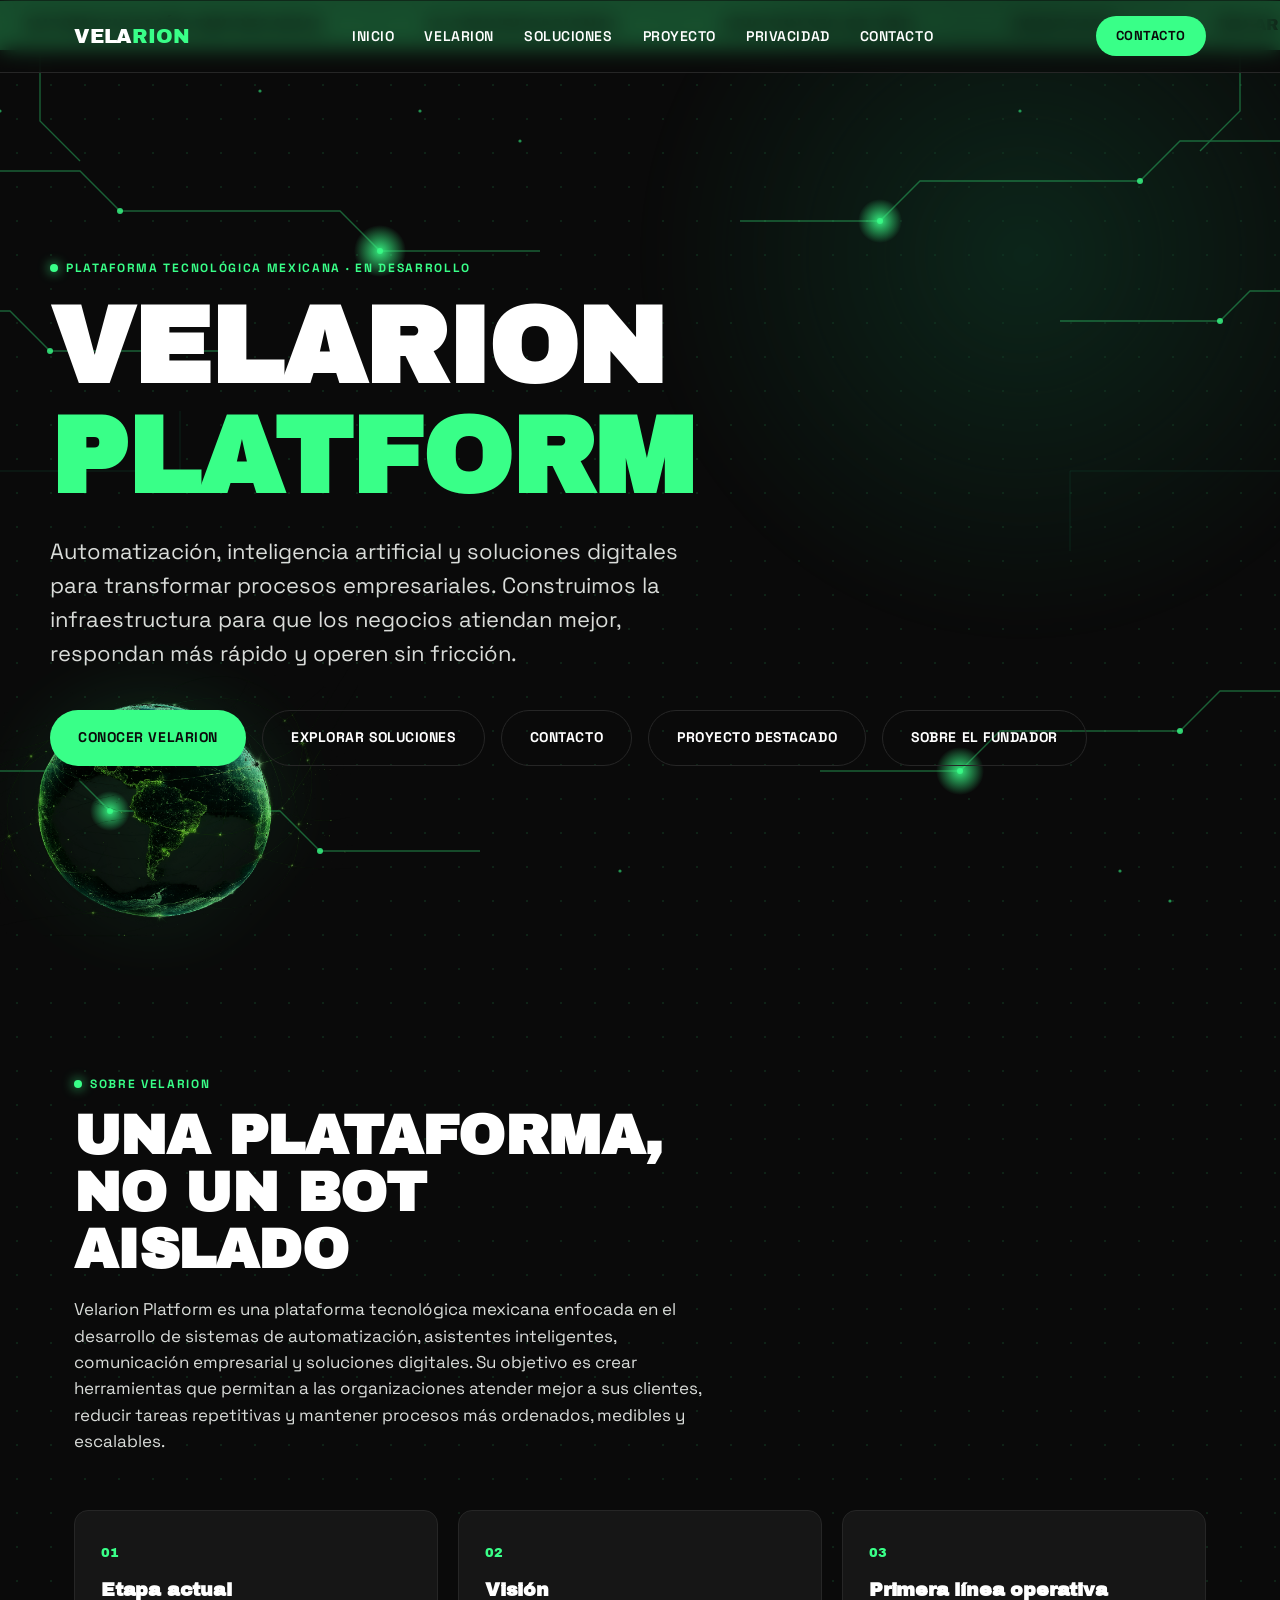
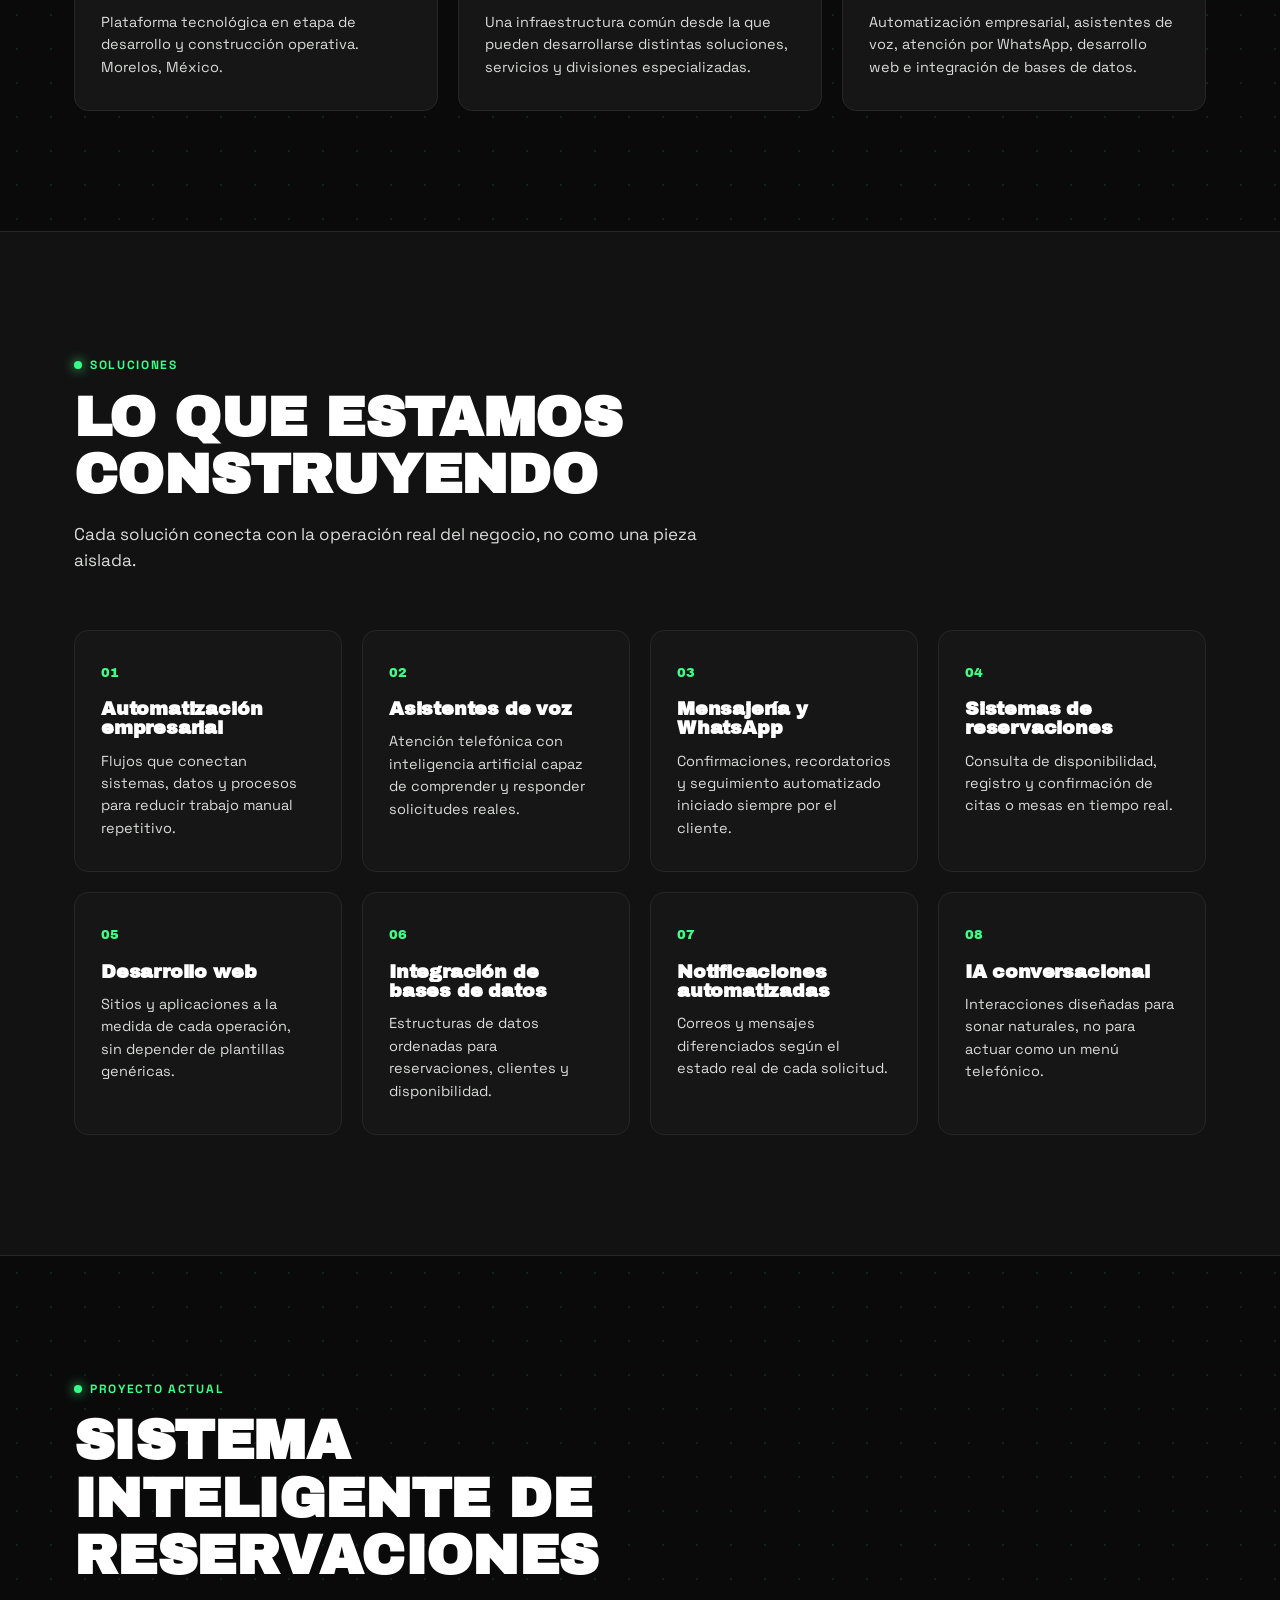
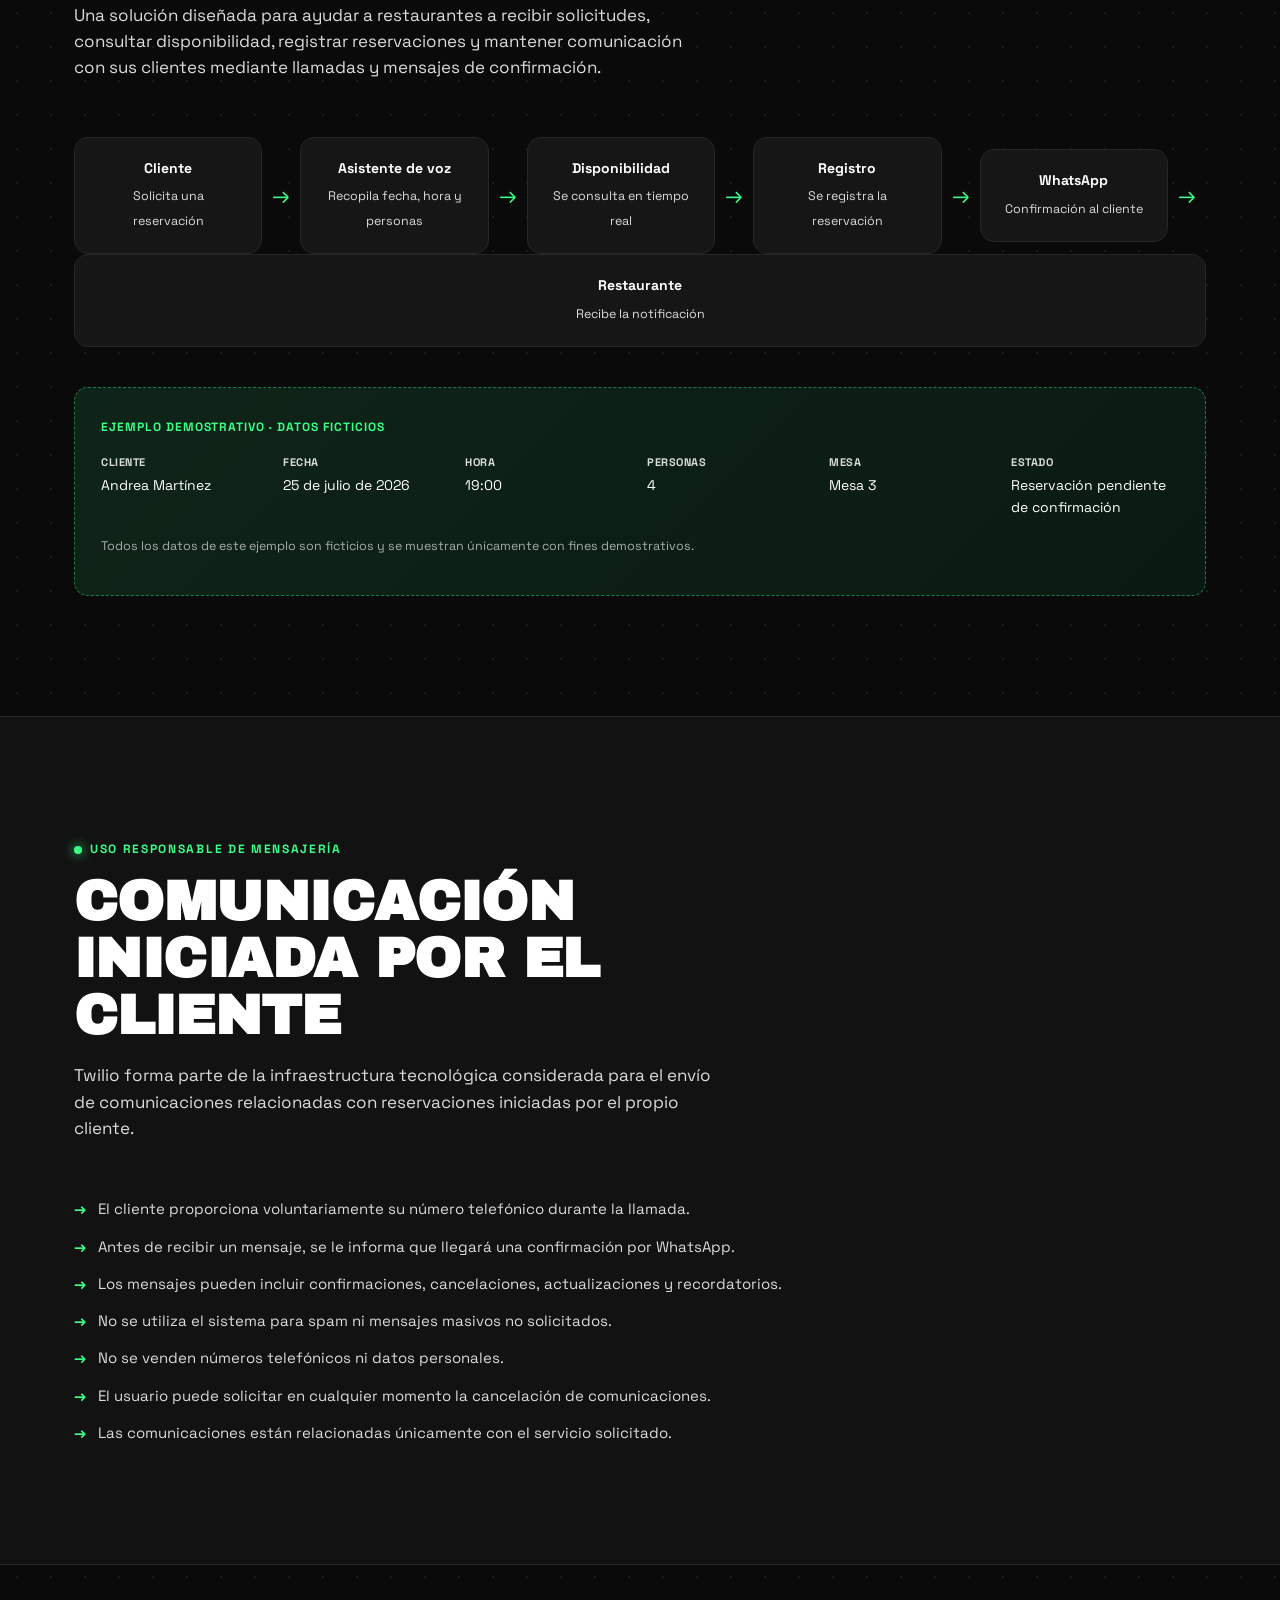
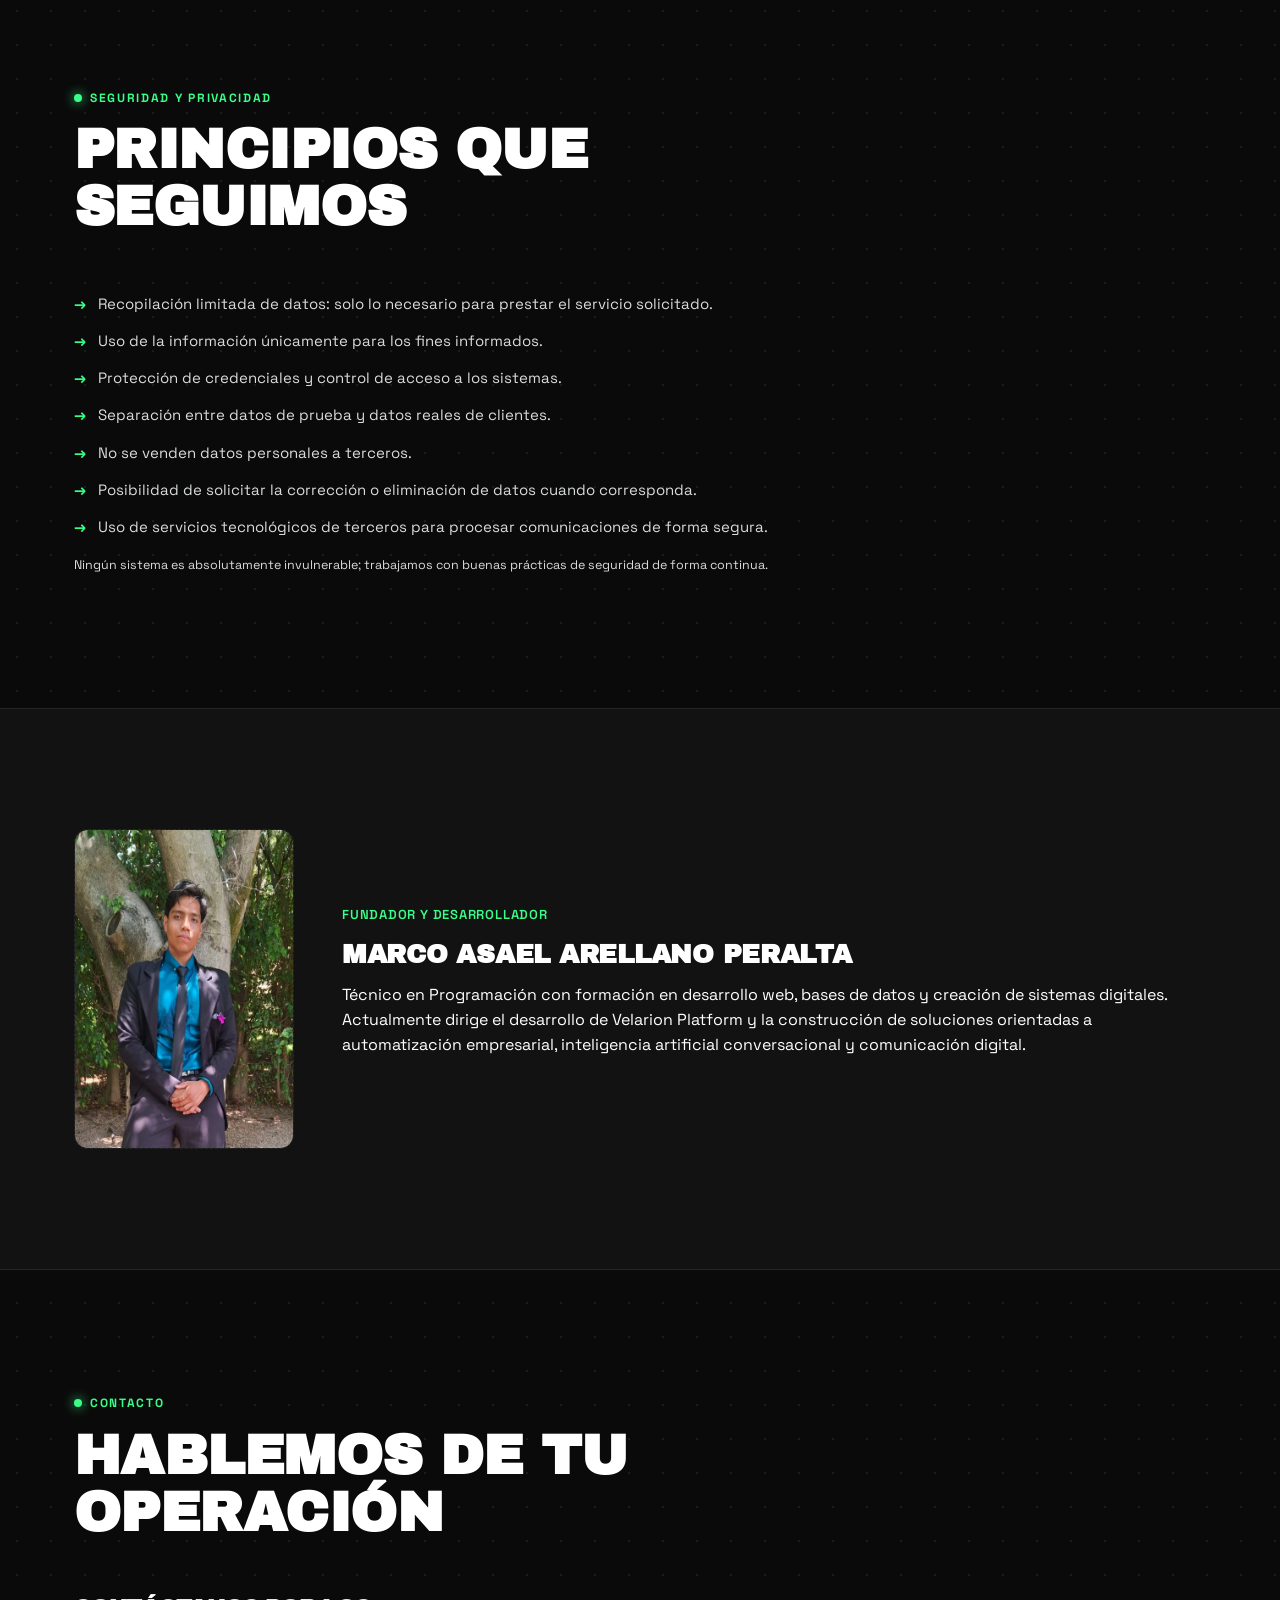
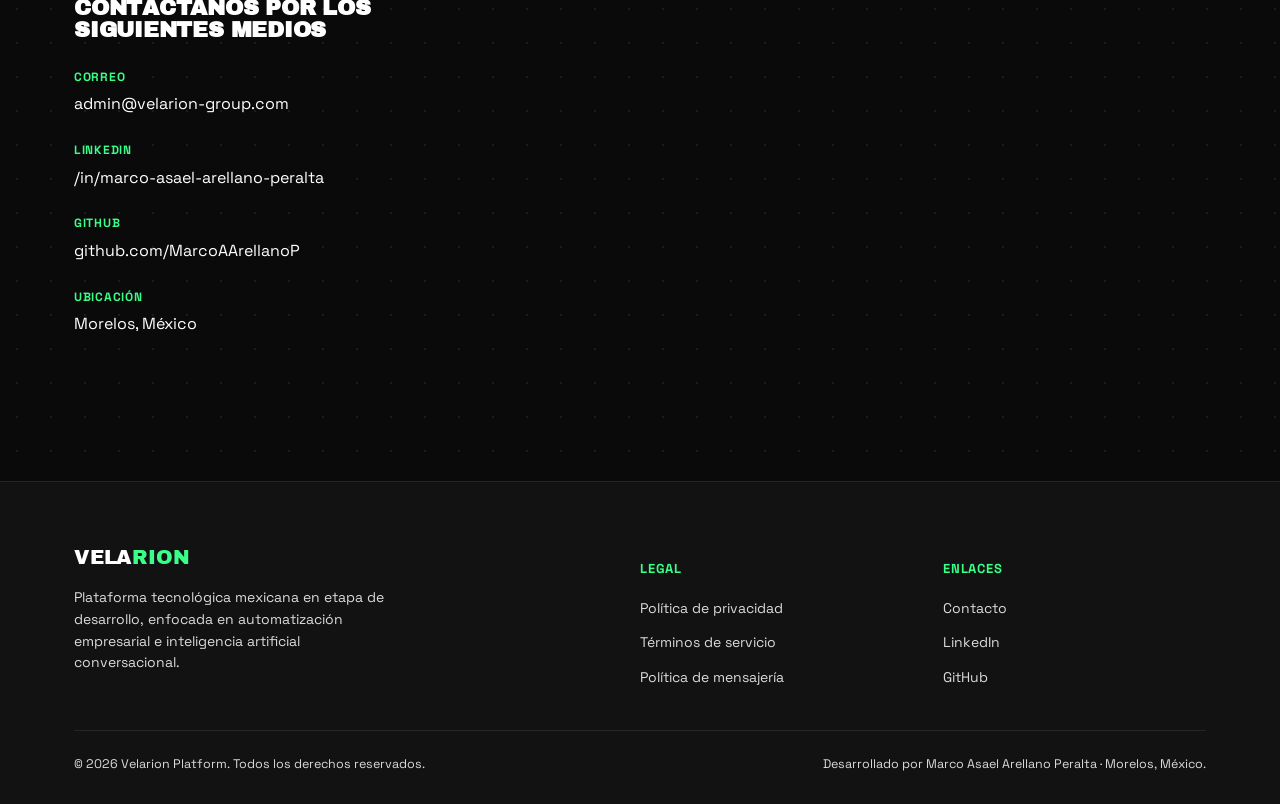
<file: index.html>
<!DOCTYPE html>
<html lang="es">
<head>
<meta charset="UTF-8">
<meta name="viewport" content="width=device-width, initial-scale=1.0">
<title>Velarion Platform — Automatización, IA conversacional y sistemas digitales</title>
<meta name="description" content="Velarion Platform desarrolla automatización empresarial, asistentes de voz con IA, mensajería por WhatsApp y sistemas de reservaciones. Plataforma tecnológica mexicana en etapa de desarrollo.">
<meta name="keywords" content="Velarion Platform, automatización empresarial, inteligencia artificial, asistentes de voz, WhatsApp para reservaciones, sistemas de reservaciones, desarrollo web, soluciones digitales en México">
<link rel="stylesheet" href="styles.css">
</head>
<body>

<header class="site-header">
  <nav class="nav">
    <a href="index.html" class="logo">VELA<span>RION</span></a>
    <ul class="nav-links">
      <li><a href="#inicio">Inicio</a></li>
      <li><a href="#velarion">Velarion</a></li>
      <li><a href="#soluciones">Soluciones</a></li>
      <li><a href="#proyecto">Proyecto</a></li>
      <li><a href="privacy.html">Privacidad</a></li>
      <li><a href="#contacto">Contacto</a></li>
    </ul>
    <a href="#contacto" class="nav-cta">Contacto</a>
    <button class="nav-toggle" aria-label="Abrir menú"><span></span><span></span><span></span></button>
  </nav>
</header>

<div class="marquee-band" aria-hidden="true">
  <div class="marquee-track">
    <span>AUTOMATIZACIÓN EMPRESARIAL</span><span>·</span>
    <span>IA CONVERSACIONAL</span><span>·</span>
    <span>ASISTENTES DE VOZ</span><span>·</span>
    <span>WHATSAPP</span><span>·</span>
    <span>DESARROLLO WEB</span><span>·</span>
    <span>AUTOMATIZACIÓN EMPRESARIAL</span><span>·</span>
    <span>IA CONVERSACIONAL</span><span>·</span>
    <span>ASISTENTES DE VOZ</span><span>·</span>
    <span>WHATSAPP</span><span>·</span>
    <span>DESARROLLO WEB</span><span>·</span>
  </div>
</div>

<!-- HERO -->
<section id="inicio" class="hero">
  <svg class="hero-decor" viewBox="0 0 1440 900" preserveAspectRatio="xMidYMid slice" xmlns="http://www.w3.org/2000/svg" aria-hidden="true">
    <defs>
      <radialGradient id="nodeglow" cx="50%" cy="50%" r="50%">
        <stop offset="0%" stop-color="#39ff88" stop-opacity="0.9"/>
        <stop offset="100%" stop-color="#39ff88" stop-opacity="0"/>
      </radialGradient>
    </defs>
    <g fill="none" stroke="#39ff88" stroke-width="1.4" opacity="0.35">
      <path d="M0 120 H160 L200 160 H420 L460 200 H620"/>
      <path d="M0 260 H90 L130 300 H300"/>
      <path d="M1440 90 H1260 L1220 130 H1000 L960 170 H820"/>
      <path d="M1440 240 H1330 L1300 270 H1140"/>
      <path d="M1440 640 H1300 L1260 680 H1080 L1040 720 H900"/>
      <path d="M0 720 H150 L190 760 H360 L400 800 H560"/>
      <path d="M120 0 V70 L160 110"/>
      <path d="M1320 0 V60 L1280 100"/>
    </g>
    <g fill="none" stroke="#0f3d28" stroke-width="1" opacity="0.5">
      <path d="M40 420 H260 M40 420 V520 M260 420 V360"/>
      <path d="M1150 420 H1400 M1150 420 V500"/>
    </g>
    <g opacity="0.8">
      <circle cx="200" cy="160" r="3" fill="#39ff88"/>
      <circle cx="460" cy="200" r="3" fill="#39ff88"/>
      <circle cx="130" cy="300" r="3" fill="#39ff88"/>
      <circle cx="1220" cy="130" r="3" fill="#39ff88"/>
      <circle cx="960" cy="170" r="3" fill="#39ff88"/>
      <circle cx="1300" cy="270" r="3" fill="#39ff88"/>
      <circle cx="1260" cy="680" r="3" fill="#39ff88"/>
      <circle cx="1040" cy="720" r="3" fill="#39ff88"/>
      <circle cx="190" cy="760" r="3" fill="#39ff88"/>
      <circle cx="400" cy="800" r="3" fill="#39ff88"/>
    </g>
    <g>
      <circle cx="460" cy="200" r="26" fill="url(#nodeglow)"/>
      <circle cx="960" cy="170" r="22" fill="url(#nodeglow)"/>
      <circle cx="1040" cy="720" r="24" fill="url(#nodeglow)"/>
      <circle cx="190" cy="760" r="20" fill="url(#nodeglow)"/>
    </g>
    <g fill="#39ff88" opacity="0.55">
      <circle cx="80" cy="60" r="1.6"/><circle cx="340" cy="40" r="1.6"/><circle cx="600" cy="90" r="1.6"/>
      <circle cx="1100" cy="60" r="1.6"/><circle cx="1380" cy="140" r="1.6"/><circle cx="60" cy="500" r="1.6"/>
      <circle cx="1400" cy="480" r="1.6"/><circle cx="700" cy="820" r="1.6"/><circle cx="1250" cy="850" r="1.6"/>
      <circle cx="20" cy="850" r="1.6"/><circle cx="500" cy="60" r="1.6"/><circle cx="1200" cy="820" r="1.6"/>
    </g>
  </svg>
  <img src="assets/images/globe.png" alt="" aria-hidden="true" class="hero-globe">
  <div class="hero-inner">
    <div class="eyebrow reveal">Plataforma tecnológica mexicana · en desarrollo</div>
    <h1 class="reveal">VELARION<br><span class="accent">PLATFORM</span></h1>
    <p class="sub reveal reveal-delay-1">Automatización, inteligencia artificial y soluciones digitales para transformar procesos empresariales. Construimos la infraestructura para que los negocios atiendan mejor, respondan más rápido y operen sin fricción.</p>
    <div class="btn-row reveal reveal-delay-2">
      <a href="#velarion" class="btn btn-primary">Conocer Velarion</a>
      <a href="#soluciones" class="btn btn-outline">Explorar soluciones</a>
      <a href="#contacto" class="btn btn-outline">Contacto</a>
      <a href="#proyecto" class="btn btn-outline">Proyecto destacado</a>
      <a href="#fundador" class="btn btn-outline">Sobre el fundador</a>
    </div>
  </div>
</section>

<!-- SOBRE VELARION -->
<section id="velarion">
  <div class="container">
    <div class="section-head reveal">
      <div class="eyebrow">Sobre Velarion</div>
      <h2>Una plataforma, no un bot aislado</h2>
      <p>Velarion Platform es una plataforma tecnológica mexicana enfocada en el desarrollo de sistemas de automatización, asistentes inteligentes, comunicación empresarial y soluciones digitales. Su objetivo es crear herramientas que permitan a las organizaciones atender mejor a sus clientes, reducir tareas repetitivas y mantener procesos más ordenados, medibles y escalables.</p>
    </div>
    <div class="grid">
      <div class="card reveal">
        <span class="num">01</span>
        <h3>Etapa actual</h3>
        <p>Plataforma tecnológica en etapa de desarrollo y construcción operativa. Morelos, México.</p>
      </div>
      <div class="card reveal reveal-delay-1">
        <span class="num">02</span>
        <h3>Visión</h3>
        <p>Una infraestructura común desde la que pueden desarrollarse distintas soluciones, servicios y divisiones especializadas.</p>
      </div>
      <div class="card reveal reveal-delay-2">
        <span class="num">03</span>
        <h3>Primera línea operativa</h3>
        <p>Automatización empresarial, asistentes de voz, atención por WhatsApp, desarrollo web e integración de bases de datos.</p>
      </div>
    </div>
  </div>
</section>

<!-- SOLUCIONES -->
<section id="soluciones" class="alt-bg">
  <div class="container">
    <div class="section-head reveal">
      <div class="eyebrow">Soluciones</div>
      <h2>Lo que estamos construyendo</h2>
      <p>Cada solución conecta con la operación real del negocio, no como una pieza aislada.</p>
    </div>
    <div class="grid">
      <div class="card reveal"><span class="num">01</span><h3>Automatización empresarial</h3><p>Flujos que conectan sistemas, datos y procesos para reducir trabajo manual repetitivo.</p></div>
      <div class="card reveal reveal-delay-1"><span class="num">02</span><h3>Asistentes de voz</h3><p>Atención telefónica con inteligencia artificial capaz de comprender y responder solicitudes reales.</p></div>
      <div class="card reveal reveal-delay-2"><span class="num">03</span><h3>Mensajería y WhatsApp</h3><p>Confirmaciones, recordatorios y seguimiento automatizado iniciado siempre por el cliente.</p></div>
      <div class="card reveal"><span class="num">04</span><h3>Sistemas de reservaciones</h3><p>Consulta de disponibilidad, registro y confirmación de citas o mesas en tiempo real.</p></div>
      <div class="card reveal reveal-delay-1"><span class="num">05</span><h3>Desarrollo web</h3><p>Sitios y aplicaciones a la medida de cada operación, sin depender de plantillas genéricas.</p></div>
      <div class="card reveal reveal-delay-2"><span class="num">06</span><h3>Integración de bases de datos</h3><p>Estructuras de datos ordenadas para reservaciones, clientes y disponibilidad.</p></div>
      <div class="card reveal"><span class="num">07</span><h3>Notificaciones automatizadas</h3><p>Correos y mensajes diferenciados según el estado real de cada solicitud.</p></div>
      <div class="card reveal reveal-delay-1"><span class="num">08</span><h3>IA conversacional</h3><p>Interacciones diseñadas para sonar naturales, no para actuar como un menú telefónico.</p></div>
    </div>
  </div>
</section>

<!-- PROYECTO ACTUAL -->
<section id="proyecto">
  <div class="container">
    <div class="section-head reveal">
      <div class="eyebrow">Proyecto actual</div>
      <h2>Sistema inteligente de reservaciones</h2>
      <p>Una solución diseñada para ayudar a restaurantes a recibir solicitudes, consultar disponibilidad, registrar reservaciones y mantener comunicación con sus clientes mediante llamadas y mensajes de confirmación.</p>
    </div>

    <div class="flow reveal">
      <div class="flow-step"><strong>Cliente</strong><span>Solicita una reservación</span></div>
      <div class="flow-arrow">→</div>
      <div class="flow-step"><strong>Asistente de voz</strong><span>Recopila fecha, hora y personas</span></div>
      <div class="flow-arrow">→</div>
      <div class="flow-step"><strong>Disponibilidad</strong><span>Se consulta en tiempo real</span></div>
      <div class="flow-arrow">→</div>
      <div class="flow-step"><strong>Registro</strong><span>Se registra la reservación</span></div>
      <div class="flow-arrow">→</div>
      <div class="flow-step"><strong>WhatsApp</strong><span>Confirmación al cliente</span></div>
      <div class="flow-arrow">→</div>
      <div class="flow-step"><strong>Restaurante</strong><span>Recibe la notificación</span></div>
    </div>

    <div class="example-box reveal">
      <span class="tag">Ejemplo demostrativo · datos ficticios</span>
      <div class="example-grid">
        <div><b>Cliente</b>Andrea Martínez</div>
        <div><b>Fecha</b>25 de julio de 2026</div>
        <div><b>Hora</b>19:00</div>
        <div><b>Personas</b>4</div>
        <div><b>Mesa</b>Mesa 3</div>
        <div><b>Estado</b>Reservación pendiente de confirmación</div>
      </div>
      <p class="fine-note">Todos los datos de este ejemplo son ficticios y se muestran únicamente con fines demostrativos.</p>
    </div>
  </div>
</section>

<!-- USO RESPONSABLE DE MENSAJERÍA -->
<section class="alt-bg">
  <div class="container">
    <div class="section-head reveal">
      <div class="eyebrow">Uso responsable de mensajería</div>
      <h2>Comunicación iniciada por el cliente</h2>
      <p>Twilio forma parte de la infraestructura tecnológica considerada para el envío de comunicaciones relacionadas con reservaciones iniciadas por el propio cliente.</p>
    </div>
    <ul class="checklist reveal">
      <li>El cliente proporciona voluntariamente su número telefónico durante la llamada.</li>
      <li>Antes de recibir un mensaje, se le informa que llegará una confirmación por WhatsApp.</li>
      <li>Los mensajes pueden incluir confirmaciones, cancelaciones, actualizaciones y recordatorios.</li>
      <li>No se utiliza el sistema para spam ni mensajes masivos no solicitados.</li>
      <li>No se venden números telefónicos ni datos personales.</li>
      <li>El usuario puede solicitar en cualquier momento la cancelación de comunicaciones.</li>
      <li>Las comunicaciones están relacionadas únicamente con el servicio solicitado.</li>
    </ul>
  </div>
</section>

<!-- SEGURIDAD Y PRIVACIDAD -->
<section id="seguridad">
  <div class="container">
    <div class="section-head reveal">
      <div class="eyebrow">Seguridad y privacidad</div>
      <h2>Principios que seguimos</h2>
    </div>
    <ul class="checklist reveal">
      <li>Recopilación limitada de datos: solo lo necesario para prestar el servicio solicitado.</li>
      <li>Uso de la información únicamente para los fines informados.</li>
      <li>Protección de credenciales y control de acceso a los sistemas.</li>
      <li>Separación entre datos de prueba y datos reales de clientes.</li>
      <li>No se venden datos personales a terceros.</li>
      <li>Posibilidad de solicitar la corrección o eliminación de datos cuando corresponda.</li>
      <li>Uso de servicios tecnológicos de terceros para procesar comunicaciones de forma segura.</li>
    </ul>
    <p class="fine-note reveal">Ningún sistema es absolutamente invulnerable; trabajamos con buenas prácticas de seguridad de forma continua.</p>
  </div>
</section>

<!-- SOBRE EL FUNDADOR -->
<section id="fundador" class="alt-bg">
  <div class="container">
    <div class="founder-wrap reveal">
      <div class="founder-photo" style="padding:0; overflow:hidden;"><img src="assets/images/founder.jpg" alt="Marco Asael Arellano Peralta, fundador de Velarion Platform" style="width:100%; height:100%; object-fit:cover; object-position:center 30%;"></div>
      <div>
        <span class="founder-role">Fundador y desarrollador</span>
        <h3>Marco Asael Arellano Peralta</h3>
        <p>Técnico en Programación con formación en desarrollo web, bases de datos y creación de sistemas digitales. Actualmente dirige el desarrollo de Velarion Platform y la construcción de soluciones orientadas a automatización empresarial, inteligencia artificial conversacional y comunicación digital.</p>
      </div>
    </div>
  </div>
</section>

<!-- CONTACTO -->
<section id="contacto">
  <div class="container">
    <div class="section-head reveal">
      <div class="eyebrow">Contacto</div>
      <h2>Hablemos de tu operación</h2>
    </div>
    <div class="reveal" style="max-width:420px;">
      <h3 style="font-size:22px; margin-bottom:26px;">CONTÁCTANOS POR LOS SIGUIENTES MEDIOS</h3>
      <div class="contact-info-item"><span class="k">Correo</span><a href="mailto:admin@velarion-group.com">admin@velarion-group.com</a></div>
      <div class="contact-info-item"><span class="k">LinkedIn</span><a href="https://www.linkedin.com/in/marco-asael-arellano-peralta-a362a5423" target="_blank" rel="noopener">/in/marco-asael-arellano-peralta</a></div>
      <div class="contact-info-item"><span class="k">GitHub</span><a href="https://github.com/MarcoAArellanoP" target="_blank" rel="noopener">github.com/MarcoAArellanoP</a></div>
      <div class="contact-info-item"><span class="k">Ubicación</span>Morelos, México</div>
    </div>
  </div>
</section>

<footer>
  <div class="container">
    <div class="footer-grid">
      <div>
        <div class="logo">VELA<span>RION</span></div>
        <p style="color:var(--off-white); margin-top:14px; max-width:320px; font-size:14px;">Plataforma tecnológica mexicana en etapa de desarrollo, enfocada en automatización empresarial e inteligencia artificial conversacional.</p>
      </div>
      <div>
        <h4>Legal</h4>
        <ul>
          <li><a href="privacy.html">Política de privacidad</a></li>
          <li><a href="terms.html">Términos de servicio</a></li>
          <li><a href="messaging-policy.html">Política de mensajería</a></li>
        </ul>
      </div>
      <div>
        <h4>Enlaces</h4>
        <ul>
          <li><a href="#contacto">Contacto</a></li>
          <li><a href="https://www.linkedin.com/in/marco-asael-arellano-peralta-a362a5423" target="_blank" rel="noopener">LinkedIn</a></li>
          <li><a href="https://github.com/MarcoAArellanoP" target="_blank" rel="noopener">GitHub</a></li>
        </ul>
      </div>
    </div>
    <div class="footer-bottom">
      <span>© 2026 Velarion Platform. Todos los derechos reservados.</span>
      <span>Desarrollado por Marco Asael Arellano Peralta · Morelos, México.</span>
    </div>
  </div>
</footer>

<script src="script.js"></script>
</body>
</html>
</file>
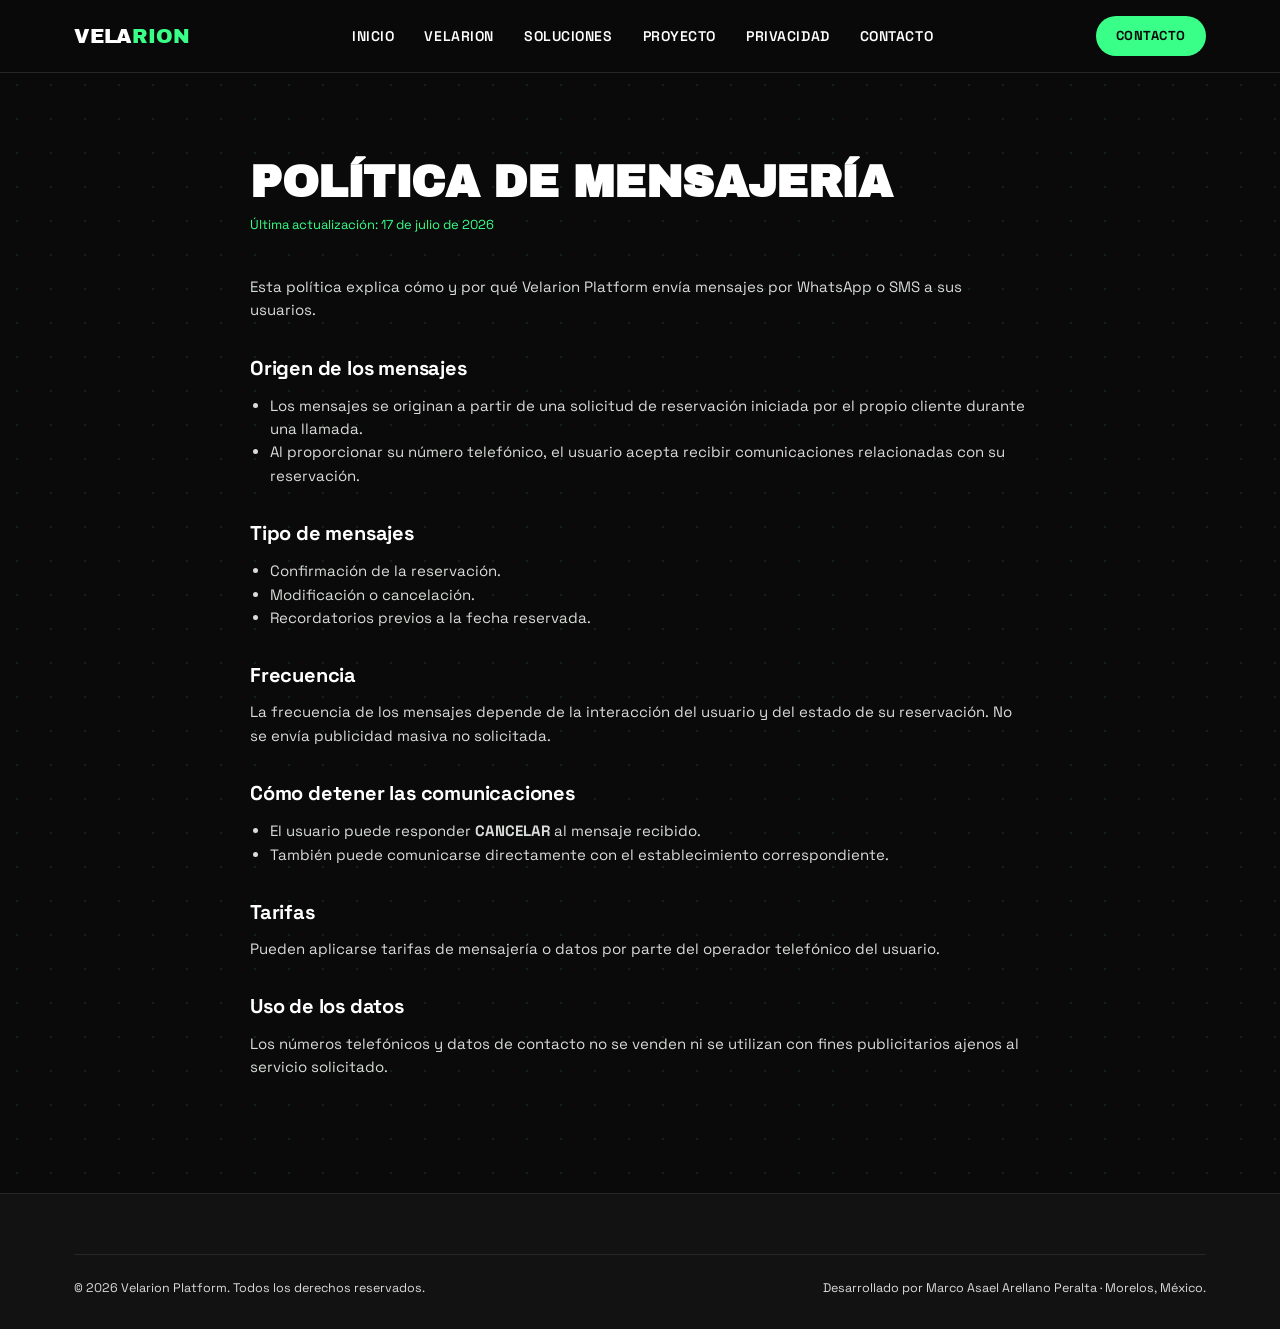
<file: messaging-policy.html>
<!DOCTYPE html>
<html lang="es">
<head>
<meta charset="UTF-8">
<meta name="viewport" content="width=device-width, initial-scale=1.0">
<title>Política de mensajería — Velarion Platform</title>
<meta name="description" content="Política de mensajería y cancelación de comunicaciones de Velarion Platform.">
<link rel="stylesheet" href="styles.css">
</head>
<body>

<header class="site-header">
  <nav class="nav">
    <a href="index.html" class="logo">VELA<span>RION</span></a>
    <ul class="nav-links">
      <li><a href="index.html#inicio">Inicio</a></li>
      <li><a href="index.html#velarion">Velarion</a></li>
      <li><a href="index.html#soluciones">Soluciones</a></li>
      <li><a href="index.html#proyecto">Proyecto</a></li>
      <li><a href="privacy.html">Privacidad</a></li>
      <li><a href="index.html#contacto">Contacto</a></li>
    </ul>
    <a href="index.html#contacto" class="nav-cta">Contacto</a>
    <button class="nav-toggle" aria-label="Abrir menú"><span></span><span></span><span></span></button>
  </nav>
</header>

<main class="legal-page">
  <h1>Política de mensajería</h1>
  <span class="updated">Última actualización: 17 de julio de 2026</span>

  <p>Esta política explica cómo y por qué Velarion Platform envía mensajes por WhatsApp o SMS a sus usuarios.</p>

  <h2>Origen de los mensajes</h2>
  <ul>
    <li>Los mensajes se originan a partir de una solicitud de reservación iniciada por el propio cliente durante una llamada.</li>
    <li>Al proporcionar su número telefónico, el usuario acepta recibir comunicaciones relacionadas con su reservación.</li>
  </ul>

  <h2>Tipo de mensajes</h2>
  <ul>
    <li>Confirmación de la reservación.</li>
    <li>Modificación o cancelación.</li>
    <li>Recordatorios previos a la fecha reservada.</li>
  </ul>

  <h2>Frecuencia</h2>
  <p>La frecuencia de los mensajes depende de la interacción del usuario y del estado de su reservación. No se envía publicidad masiva no solicitada.</p>

  <h2>Cómo detener las comunicaciones</h2>
  <ul>
    <li>El usuario puede responder <strong>CANCELAR</strong> al mensaje recibido.</li>
    <li>También puede comunicarse directamente con el establecimiento correspondiente.</li>
  </ul>

  <h2>Tarifas</h2>
  <p>Pueden aplicarse tarifas de mensajería o datos por parte del operador telefónico del usuario.</p>

  <h2>Uso de los datos</h2>
  <p>Los números telefónicos y datos de contacto no se venden ni se utilizan con fines publicitarios ajenos al servicio solicitado.</p>
</main>

<footer>
  <div class="container">
    <div class="footer-bottom">
      <span>© 2026 Velarion Platform. Todos los derechos reservados.</span>
      <span>Desarrollado por Marco Asael Arellano Peralta · Morelos, México.</span>
    </div>
  </div>
</footer>

<script src="script.js"></script>
</body>
</html>
</file>
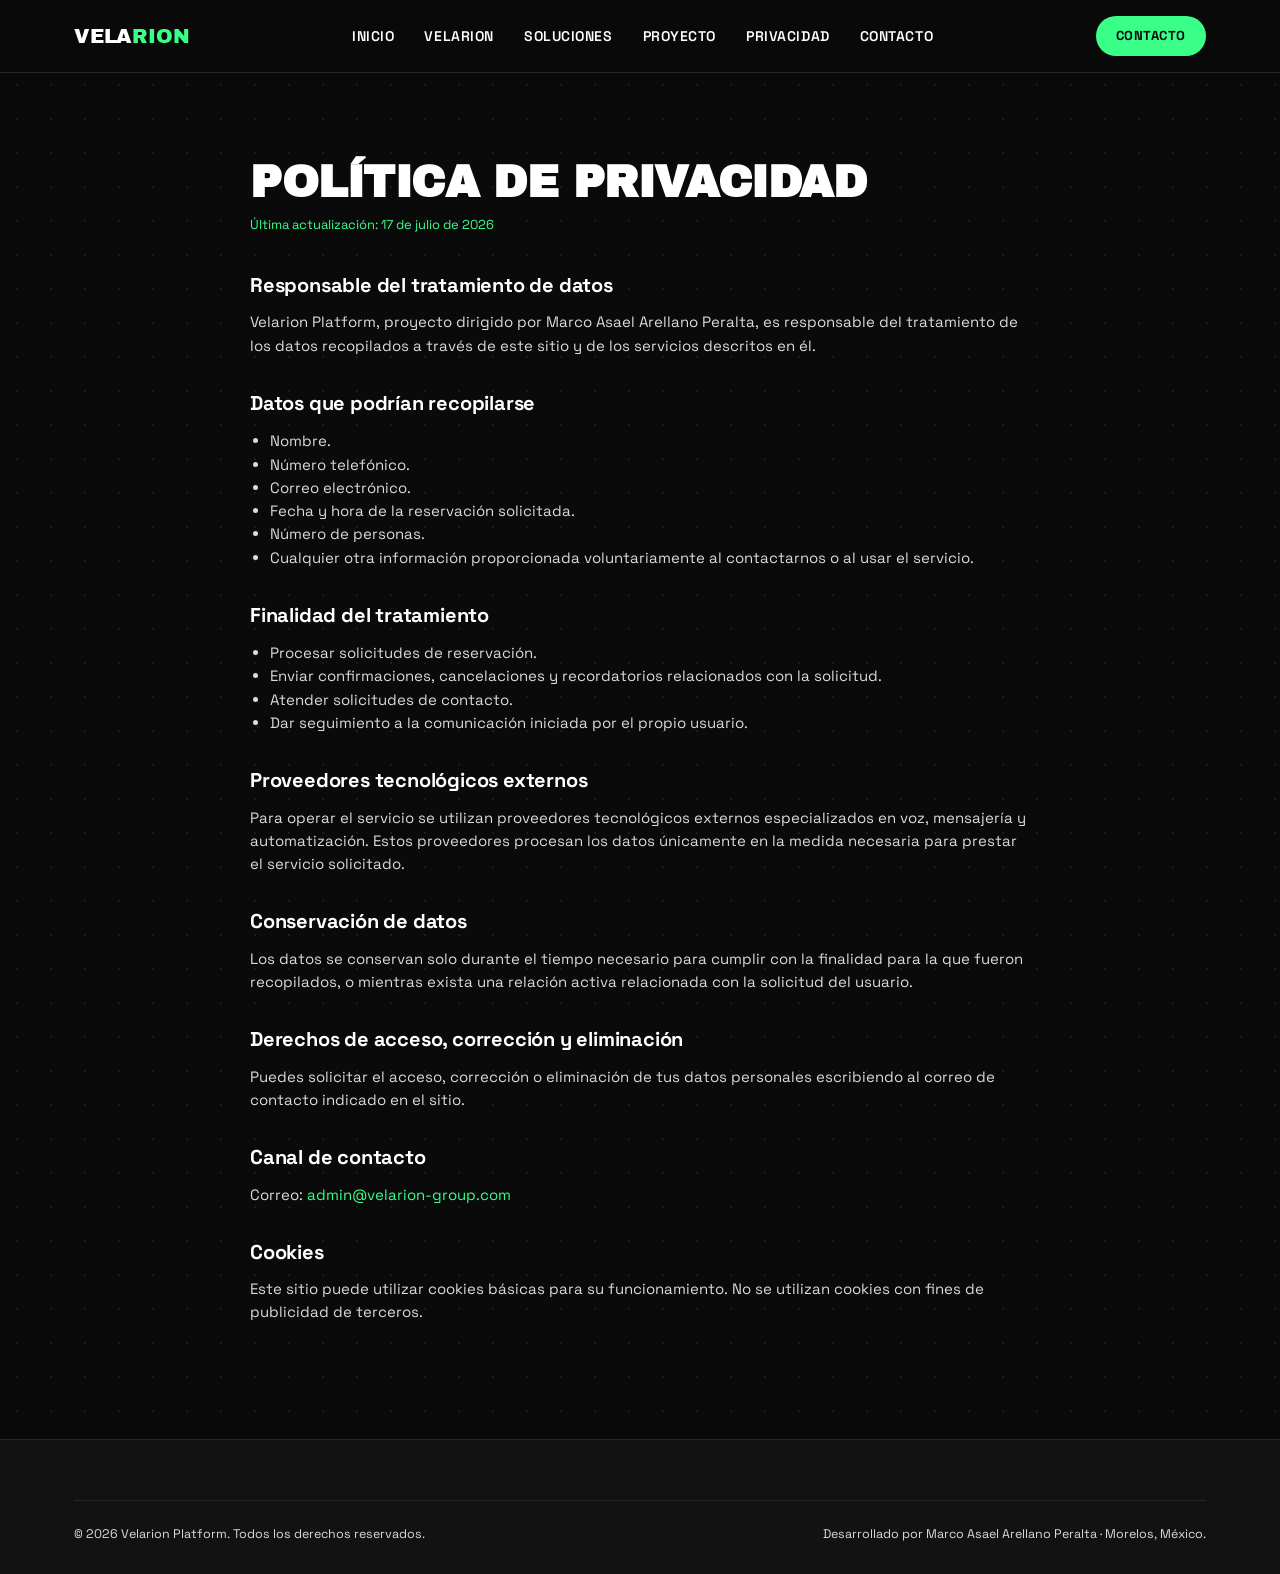
<file: privacy.html>
<!DOCTYPE html>
<html lang="es">
<head>
<meta charset="UTF-8">
<meta name="viewport" content="width=device-width, initial-scale=1.0">
<title>Política de privacidad — Velarion Platform</title>
<meta name="description" content="Política de privacidad de Velarion Platform: qué datos se recopilan, con qué finalidad y cómo ejercer tus derechos.">
<link rel="stylesheet" href="styles.css">
</head>
<body>

<header class="site-header">
  <nav class="nav">
    <a href="index.html" class="logo">VELA<span>RION</span></a>
    <ul class="nav-links">
      <li><a href="index.html#inicio">Inicio</a></li>
      <li><a href="index.html#velarion">Velarion</a></li>
      <li><a href="index.html#soluciones">Soluciones</a></li>
      <li><a href="index.html#proyecto">Proyecto</a></li>
      <li><a href="privacy.html">Privacidad</a></li>
      <li><a href="index.html#contacto">Contacto</a></li>
    </ul>
    <a href="index.html#contacto" class="nav-cta">Contacto</a>
    <button class="nav-toggle" aria-label="Abrir menú"><span></span><span></span><span></span></button>
  </nav>
</header>

<main class="legal-page">
  <h1>Política de privacidad</h1>
  <span class="updated">Última actualización: 17 de julio de 2026</span>

  <h2>Responsable del tratamiento de datos</h2>
  <p>Velarion Platform, proyecto dirigido por Marco Asael Arellano Peralta, es responsable del tratamiento de los datos recopilados a través de este sitio y de los servicios descritos en él.</p>

  <h2>Datos que podrían recopilarse</h2>
  <ul>
    <li>Nombre.</li>
    <li>Número telefónico.</li>
    <li>Correo electrónico.</li>
    <li>Fecha y hora de la reservación solicitada.</li>
    <li>Número de personas.</li>
    <li>Cualquier otra información proporcionada voluntariamente al contactarnos o al usar el servicio.</li>
  </ul>

  <h2>Finalidad del tratamiento</h2>
  <ul>
    <li>Procesar solicitudes de reservación.</li>
    <li>Enviar confirmaciones, cancelaciones y recordatorios relacionados con la solicitud.</li>
    <li>Atender solicitudes de contacto.</li>
    <li>Dar seguimiento a la comunicación iniciada por el propio usuario.</li>
  </ul>

  <h2>Proveedores tecnológicos externos</h2>
  <p>Para operar el servicio se utilizan proveedores tecnológicos externos especializados en voz, mensajería y automatización. Estos proveedores procesan los datos únicamente en la medida necesaria para prestar el servicio solicitado.</p>

  <h2>Conservación de datos</h2>
  <p>Los datos se conservan solo durante el tiempo necesario para cumplir con la finalidad para la que fueron recopilados, o mientras exista una relación activa relacionada con la solicitud del usuario.</p>

  <h2>Derechos de acceso, corrección y eliminación</h2>
  <p>Puedes solicitar el acceso, corrección o eliminación de tus datos personales escribiendo al correo de contacto indicado en el sitio.</p>

  <h2>Canal de contacto</h2>
  <p>Correo: <a href="mailto:admin@velarion-group.com" style="color:var(--green)">admin@velarion-group.com</a></p>

  <h2>Cookies</h2>
  <p>Este sitio puede utilizar cookies básicas para su funcionamiento. No se utilizan cookies con fines de publicidad de terceros.</p>
</main>

<footer>
  <div class="container">
    <div class="footer-bottom">
      <span>© 2026 Velarion Platform. Todos los derechos reservados.</span>
      <span>Desarrollado por Marco Asael Arellano Peralta · Morelos, México.</span>
    </div>
  </div>
</footer>

<script src="script.js"></script>
</body>
</html>
</file>
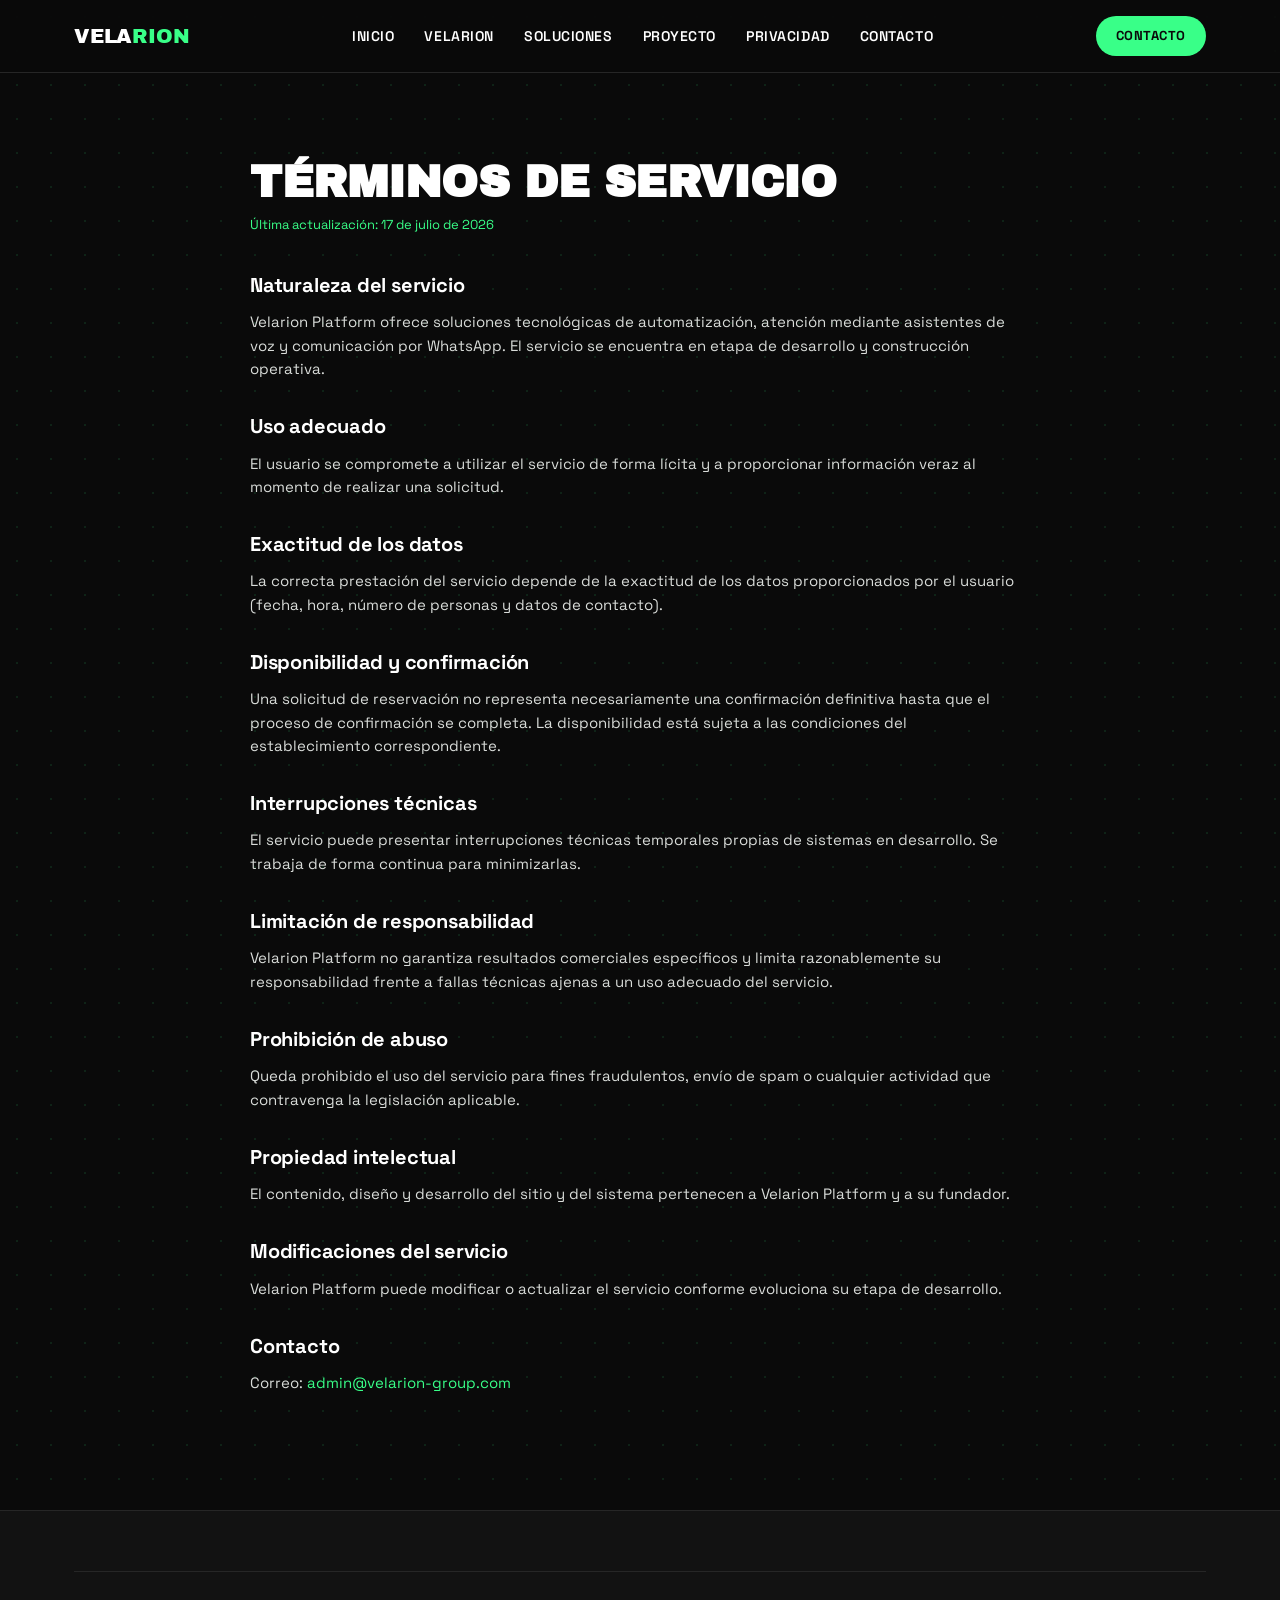
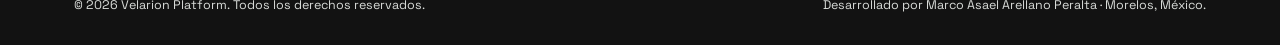
<file: terms.html>
<!DOCTYPE html>
<html lang="es">
<head>
<meta charset="UTF-8">
<meta name="viewport" content="width=device-width, initial-scale=1.0">
<title>Términos de servicio — Velarion Platform</title>
<meta name="description" content="Términos de servicio de Velarion Platform.">
<link rel="stylesheet" href="styles.css">
</head>
<body>

<header class="site-header">
  <nav class="nav">
    <a href="index.html" class="logo">VELA<span>RION</span></a>
    <ul class="nav-links">
      <li><a href="index.html#inicio">Inicio</a></li>
      <li><a href="index.html#velarion">Velarion</a></li>
      <li><a href="index.html#soluciones">Soluciones</a></li>
      <li><a href="index.html#proyecto">Proyecto</a></li>
      <li><a href="privacy.html">Privacidad</a></li>
      <li><a href="index.html#contacto">Contacto</a></li>
    </ul>
    <a href="index.html#contacto" class="nav-cta">Contacto</a>
    <button class="nav-toggle" aria-label="Abrir menú"><span></span><span></span><span></span></button>
  </nav>
</header>

<main class="legal-page">
  <h1>Términos de servicio</h1>
  <span class="updated">Última actualización: 17 de julio de 2026</span>

  <h2>Naturaleza del servicio</h2>
  <p>Velarion Platform ofrece soluciones tecnológicas de automatización, atención mediante asistentes de voz y comunicación por WhatsApp. El servicio se encuentra en etapa de desarrollo y construcción operativa.</p>

  <h2>Uso adecuado</h2>
  <p>El usuario se compromete a utilizar el servicio de forma lícita y a proporcionar información veraz al momento de realizar una solicitud.</p>

  <h2>Exactitud de los datos</h2>
  <p>La correcta prestación del servicio depende de la exactitud de los datos proporcionados por el usuario (fecha, hora, número de personas y datos de contacto).</p>

  <h2>Disponibilidad y confirmación</h2>
  <p>Una solicitud de reservación no representa necesariamente una confirmación definitiva hasta que el proceso de confirmación se completa. La disponibilidad está sujeta a las condiciones del establecimiento correspondiente.</p>

  <h2>Interrupciones técnicas</h2>
  <p>El servicio puede presentar interrupciones técnicas temporales propias de sistemas en desarrollo. Se trabaja de forma continua para minimizarlas.</p>

  <h2>Limitación de responsabilidad</h2>
  <p>Velarion Platform no garantiza resultados comerciales específicos y limita razonablemente su responsabilidad frente a fallas técnicas ajenas a un uso adecuado del servicio.</p>

  <h2>Prohibición de abuso</h2>
  <p>Queda prohibido el uso del servicio para fines fraudulentos, envío de spam o cualquier actividad que contravenga la legislación aplicable.</p>

  <h2>Propiedad intelectual</h2>
  <p>El contenido, diseño y desarrollo del sitio y del sistema pertenecen a Velarion Platform y a su fundador.</p>

  <h2>Modificaciones del servicio</h2>
  <p>Velarion Platform puede modificar o actualizar el servicio conforme evoluciona su etapa de desarrollo.</p>

  <h2>Contacto</h2>
  <p>Correo: <a href="mailto:admin@velarion-group.com" style="color:var(--green)">admin@velarion-group.com</a></p>
</main>

<footer>
  <div class="container">
    <div class="footer-bottom">
      <span>© 2026 Velarion Platform. Todos los derechos reservados.</span>
      <span>Desarrollado por Marco Asael Arellano Peralta · Morelos, México.</span>
    </div>
  </div>
</footer>

<script src="script.js"></script>
</body>
</html>
</file>
<file: styles.css>
/* ============================================================
   VELARION PLATFORM — styles.css
   Paleta: negro (#0A0A0A), blanco (#FFFFFF), verde (#39FF88)
   ============================================================ */

@import url('https://fonts.googleapis.com/css2?family=Archivo+Black&family=Space+Grotesk:wght@400;500;600;700&display=swap');

:root {
  --black: #0a0a0a;
  --black-soft: #121212;
  --panel: #161616;
  --panel-border: #262626;
  --white: #ffffff;
  --off-white: #d9dcd9;
  --green: #39ff88;
  --green-dim: #1f7a4a;
  --green-deep: #0f3d28;
  --max-w: 1180px;
  --radius: 14px;
  --ease: cubic-bezier(.16,.84,.44,1);
}

* { box-sizing: border-box; }
html { scroll-behavior: smooth; }

body {
  margin: 0;
  background: var(--black);
  background-image: radial-gradient(rgba(57,255,136,0.10) 1px, transparent 1px);
  background-size: 34px 34px;
  color: var(--white);
  font-family: 'Space Grotesk', sans-serif;
  font-size: 16px;
  line-height: 1.55;
  -webkit-font-smoothing: antialiased;
}

h1, h2, h3, .display {
  font-family: 'Archivo Black', sans-serif;
  text-transform: uppercase;
  line-height: 1.02;
  letter-spacing: -0.01em;
  margin: 0;
}

a { color: inherit; text-decoration: none; }
img { max-width: 100%; display: block; }
.container { max-width: var(--max-w); margin: 0 auto; padding: 0 24px; }
.eyebrow {
  display: inline-flex;
  align-items: center;
  gap: 8px;
  font-size: 12px;
  font-weight: 700;
  letter-spacing: 0.14em;
  text-transform: uppercase;
  color: var(--green);
  margin-bottom: 14px;
}
.eyebrow::before {
  content: "";
  width: 8px; height: 8px;
  background: var(--green);
  border-radius: 50%;
  box-shadow: 0 0 12px var(--green);
}

/* ---------- Reveal on scroll ---------- */
.reveal {
  opacity: 0;
  transform: translateY(28px);
  transition: opacity .7s var(--ease), transform .7s var(--ease);
}
.reveal.is-visible { opacity: 1; transform: translateY(0); }
.reveal-delay-1.is-visible { transition-delay: .08s; }
.reveal-delay-2.is-visible { transition-delay: .16s; }
.reveal-delay-3.is-visible { transition-delay: .24s; }
@media (prefers-reduced-motion: reduce) {
  .reveal { opacity: 1 !important; transform: none !important; transition: none !important; }
}

/* ---------- Header / Nav ---------- */
header.site-header {
  position: fixed; top: 0; left: 0; right: 0; z-index: 100;
  background: rgba(10,10,10,0.72);
  backdrop-filter: blur(10px);
  border-bottom: 1px solid var(--panel-border);
}
.nav {
  display: flex; align-items: center; justify-content: space-between;
  padding: 16px 24px; max-width: var(--max-w); margin: 0 auto;
}
.logo {
  font-family: 'Archivo Black', sans-serif;
  font-size: 20px; letter-spacing: -0.01em;
}
.logo span { color: var(--green); }
.nav-links { display: flex; gap: 30px; list-style: none; margin: 0; padding: 0; }
.nav-links a {
  font-size: 14px; font-weight: 600; text-transform: uppercase; letter-spacing: 0.04em;
  position: relative; padding: 4px 0;
}
.nav-links a::after {
  content: ""; position: absolute; left: 0; bottom: -2px; height: 2px; width: 0;
  background: var(--green); transition: width .3s var(--ease);
}
.nav-links a:hover::after { width: 100%; }
.nav-cta {
  background: var(--green); color: var(--black); padding: 10px 20px;
  border-radius: 999px; font-weight: 700; font-size: 13px; text-transform: uppercase; letter-spacing: 0.04em;
}
.nav-toggle { display: none; background: none; border: none; cursor: pointer; padding: 6px; }
.nav-toggle span { display: block; width: 24px; height: 2px; background: var(--white); margin: 5px 0; }

@media (max-width: 860px) {
  .nav-links { position: fixed; top: 64px; left: 0; right: 0; background: var(--black-soft);
    flex-direction: column; padding: 24px; gap: 20px; border-bottom: 1px solid var(--panel-border);
    transform: translateY(-120%); transition: transform .35s var(--ease); }
  .nav-links.open { transform: translateY(0); }
  .nav-cta { display: none; }
  .nav-toggle { display: block; }
}

/* ---------- Marquee ---------- */
.marquee-band {
  background: var(--green); color: var(--black);
  overflow: hidden; white-space: nowrap; padding: 12px 0;
  border-top: 1px solid var(--black); border-bottom: 1px solid var(--black);
}
.marquee-track { display: inline-flex; animation: scrollmarquee 22s linear infinite; }
.marquee-track span {
  font-family: 'Archivo Black', sans-serif; font-size: 16px; text-transform: uppercase;
  padding: 0 24px; letter-spacing: 0.02em;
}
@keyframes scrollmarquee { from { transform: translateX(0); } to { transform: translateX(-50%); } }

/* ---------- Hero ---------- */
.hero {
  min-height: 100svh; display: flex; flex-direction: column; justify-content: center;
  padding: 160px 24px 140px; position: relative; overflow: visible;
}
.hero::before {
  content: ""; position: absolute; top: -20%; right: -10%; width: 60vw; height: 60vw;
  background: radial-gradient(circle, var(--green-deep) 0%, transparent 70%);
  filter: blur(10px); opacity: .55; pointer-events: none;
}
.hero-decor {
  position: absolute; top: 0; left: 0; width: 100%; height: 100%;
  z-index: 0; pointer-events: none;
}
.hero-globe {
  position: absolute; bottom: 0; left: -6%; width: min(34vw, 440px);
  z-index: 0; pointer-events: none; opacity: 0.92;
  filter: drop-shadow(0 0 40px rgba(57,255,136,0.15));
}
@media (max-width: 860px) { .hero-globe { width: 62vw; bottom: 0; left: -12%; opacity: 0.55; } }
.hero-inner { max-width: var(--max-w); margin: 0 auto; width: 100%; position: relative; z-index: 1; }
.hero h1 {
  font-size: clamp(48px, 9vw, 108px);
  margin-bottom: 20px;
}
.hero h1 .accent { color: var(--green); }
.hero p.sub {
  font-size: clamp(16px, 2.2vw, 22px);
  color: var(--off-white);
  max-width: 640px;
  margin-bottom: 40px;
}
.btn-row { display: flex; gap: 16px; flex-wrap: wrap; }
.btn {
  display: inline-flex; align-items: center; gap: 8px;
  padding: 16px 28px; border-radius: 999px; font-weight: 700;
  font-size: 14px; text-transform: uppercase; letter-spacing: 0.04em;
  transition: transform .25s var(--ease), box-shadow .25s var(--ease);
}
.btn-primary { background: var(--green); color: var(--black); }
.btn-primary:hover { transform: translateY(-3px); box-shadow: 0 12px 30px rgba(57,255,136,0.25); }
.btn-outline { border: 1.5px solid var(--panel-border); color: var(--white); }
.btn-outline:hover { border-color: var(--green); color: var(--green); transform: translateY(-3px); }

/* ---------- Section shell ---------- */
section { padding: 120px 0; position: relative; }
section.tight { padding: 80px 0; }
.section-head { max-width: 640px; margin-bottom: 56px; }
.section-head h2 { font-size: clamp(32px, 4.5vw, 56px); }
.section-head p { color: var(--off-white); margin-top: 18px; font-size: 17px; }

.alt-bg { background: var(--black-soft); border-top: 1px solid var(--panel-border); border-bottom: 1px solid var(--panel-border); }

/* ---------- Solutions grid ---------- */
.grid {
  display: grid; grid-template-columns: repeat(auto-fit, minmax(260px, 1fr));
  gap: 20px;
}
.card {
  background: var(--panel); border: 1px solid var(--panel-border);
  border-radius: var(--radius); padding: 32px 26px;
  transition: transform .3s var(--ease), border-color .3s var(--ease), background .3s var(--ease);
}
.card:hover { transform: translateY(-6px); border-color: var(--green-dim); background: #191f1b; }
.card .num { color: var(--green); font-family: 'Archivo Black', sans-serif; font-size: 13px; margin-bottom: 16px; display: block; }
.card h3 { font-size: 19px; margin-bottom: 12px; text-transform: none; }
.card p { color: var(--off-white); font-size: 14.5px; margin: 0; }

/* ---------- Flow diagram ---------- */
.flow {
  display: flex; flex-wrap: wrap; align-items: center; gap: 0;
  margin-top: 40px;
}
.flow-step {
  background: var(--panel); border: 1px solid var(--panel-border); border-radius: var(--radius);
  padding: 20px 22px; min-width: 160px; flex: 1 1 160px; text-align: center;
}
.flow-step strong { display: block; font-size: 14px; margin-bottom: 4px; }
.flow-step span { font-size: 12.5px; color: var(--off-white); }
.flow-arrow { flex: 0 0 auto; color: var(--green); font-size: 22px; padding: 0 10px; align-self: center; }
@media (max-width: 700px) { .flow-arrow { transform: rotate(90deg); padding: 8px 0; } }

.example-box {
  margin-top: 40px; border: 1px dashed var(--green-dim); border-radius: var(--radius);
  padding: 26px; background: var(--green-deep); background: linear-gradient(135deg, #0f2418, #0a1a12);
}
.example-box .tag { color: var(--green); font-size: 12px; font-weight: 700; text-transform: uppercase; letter-spacing: .08em; }
.example-grid { display: grid; grid-template-columns: repeat(auto-fit,minmax(140px,1fr)); gap: 14px; margin-top: 16px; }
.example-grid div { font-size: 14px; }
.example-grid b { display: block; color: var(--off-white); font-size: 11px; text-transform: uppercase; letter-spacing: .05em; margin-bottom: 4px; }
.fine-note { font-size: 12.5px; color: var(--off-white); margin-top: 18px; opacity: .75; }

/* ---------- List style (responsible messaging / security) ---------- */
.checklist { list-style: none; margin: 0; padding: 0; display: grid; gap: 14px; }
.checklist li { display: flex; gap: 12px; font-size: 15px; color: var(--off-white); }
.checklist li::before { content: "→"; color: var(--green); font-weight: 700; flex-shrink: 0; }

/* ---------- Founder ---------- */
.founder-wrap { display: grid; grid-template-columns: 220px 1fr; gap: 48px; align-items: center; }
.founder-photo {
  width: 220px; height: 320px;
  border-radius: var(--radius);
  background: var(--panel); border: 1px dashed var(--panel-border);
  display: flex; align-items: center; justify-content: center;
  text-align: center; font-size: 12.5px; color: var(--off-white); padding: 16px;
}
@media (max-width: 700px) { .founder-wrap { grid-template-columns: 1fr; } .founder-photo { width: 200px; height: 290px; margin: 0 auto; } }
.founder-wrap h3 { font-size: 26px; margin-bottom: 6px; }
.founder-role { color: var(--green); font-weight: 600; font-size: 13px; text-transform: uppercase; letter-spacing: .06em; margin-bottom: 16px; display: block; }

/* ---------- Contact ---------- */
.contact-grid { display: grid; grid-template-columns: 1fr 1fr; gap: 60px; }
@media (max-width: 800px) { .contact-grid { grid-template-columns: 1fr; } }
.field { margin-bottom: 18px; }
.field label { display: block; font-size: 12.5px; text-transform: uppercase; letter-spacing: .05em; color: var(--off-white); margin-bottom: 8px; }
.field input, .field textarea {
  width: 100%; background: var(--panel); border: 1px solid var(--panel-border); border-radius: 8px;
  color: var(--white); padding: 13px 14px; font-family: inherit; font-size: 14.5px;
}
.field input:focus, .field textarea:focus { outline: 2px solid var(--green); border-color: var(--green); }
.checkbox-row { display: flex; gap: 10px; align-items: flex-start; font-size: 13px; color: var(--off-white); margin: 20px 0; }
.contact-info-item { margin-bottom: 24px; }
.contact-info-item .k { color: var(--green); font-size: 12px; text-transform: uppercase; letter-spacing: .06em; font-weight: 700; display: block; margin-bottom: 6px; }

/* ---------- Footer ---------- */
footer {
  background: var(--black-soft); border-top: 1px solid var(--panel-border); padding: 60px 0 30px;
}
.footer-grid { display: grid; grid-template-columns: 2fr 1fr 1fr; gap: 40px; margin-bottom: 40px; }
@media (max-width: 700px) { .footer-grid { grid-template-columns: 1fr; } }
.footer-grid h4 { font-size: 13px; text-transform: uppercase; letter-spacing: .06em; color: var(--green); margin-bottom: 16px; }
.footer-grid ul { list-style: none; margin: 0; padding: 0; display: grid; gap: 10px; }
.footer-grid ul a { color: var(--off-white); font-size: 14px; }
.footer-grid ul a:hover { color: var(--green); }
.footer-bottom { border-top: 1px solid var(--panel-border); padding-top: 24px; display: flex; justify-content: space-between; flex-wrap: wrap; gap: 12px; font-size: 12.5px; color: var(--off-white); }

/* ---------- Legal pages ---------- */
.legal-page { padding: 160px 0 100px; max-width: 780px; margin: 0 auto; }
.legal-page h1 { font-size: clamp(30px,5vw,44px); margin-bottom: 10px; }
.legal-page .updated { color: var(--green); font-size: 13px; margin-bottom: 40px; display: block; }
.legal-page h2 { font-family: 'Space Grotesk', sans-serif; text-transform: none; font-weight: 700; font-size: 20px; margin: 36px 0 12px; }
.legal-page p, .legal-page li { color: var(--off-white); font-size: 15px; }
.legal-page ul { padding-left: 20px; }
</file>
